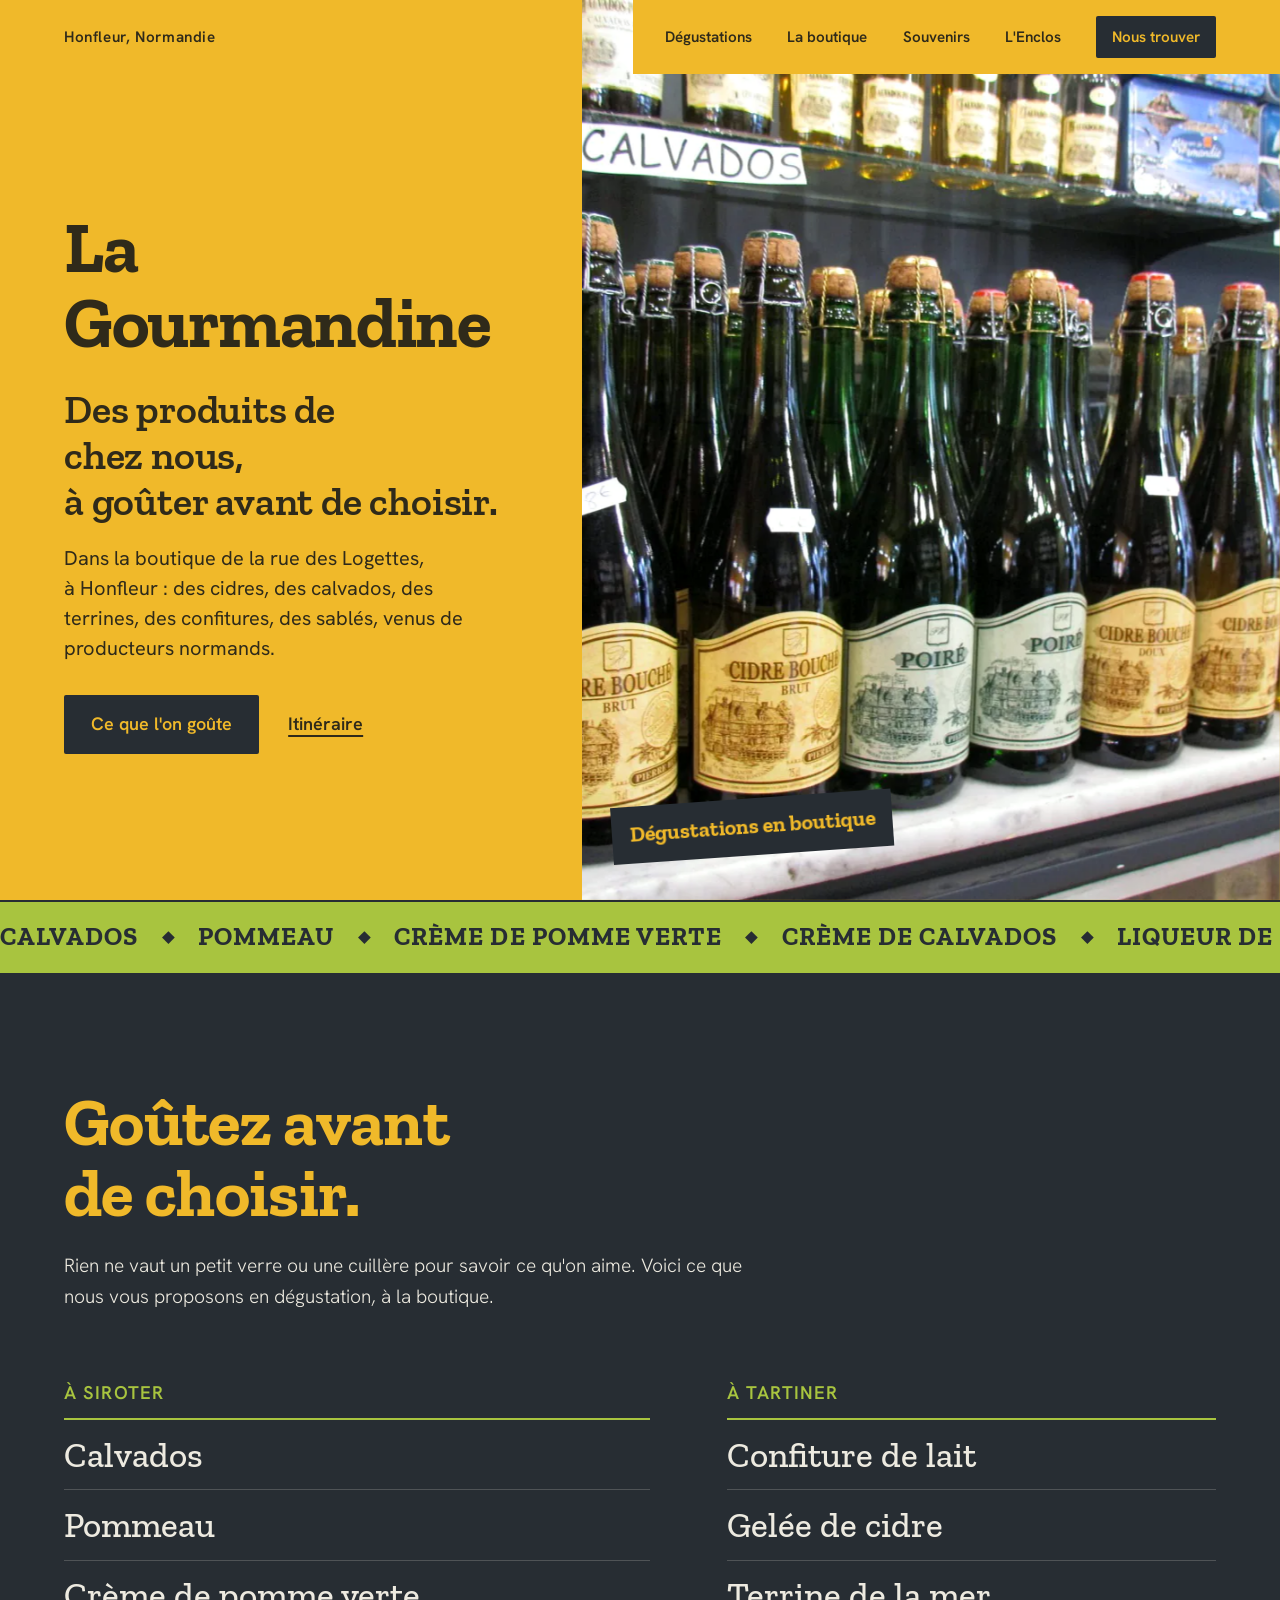
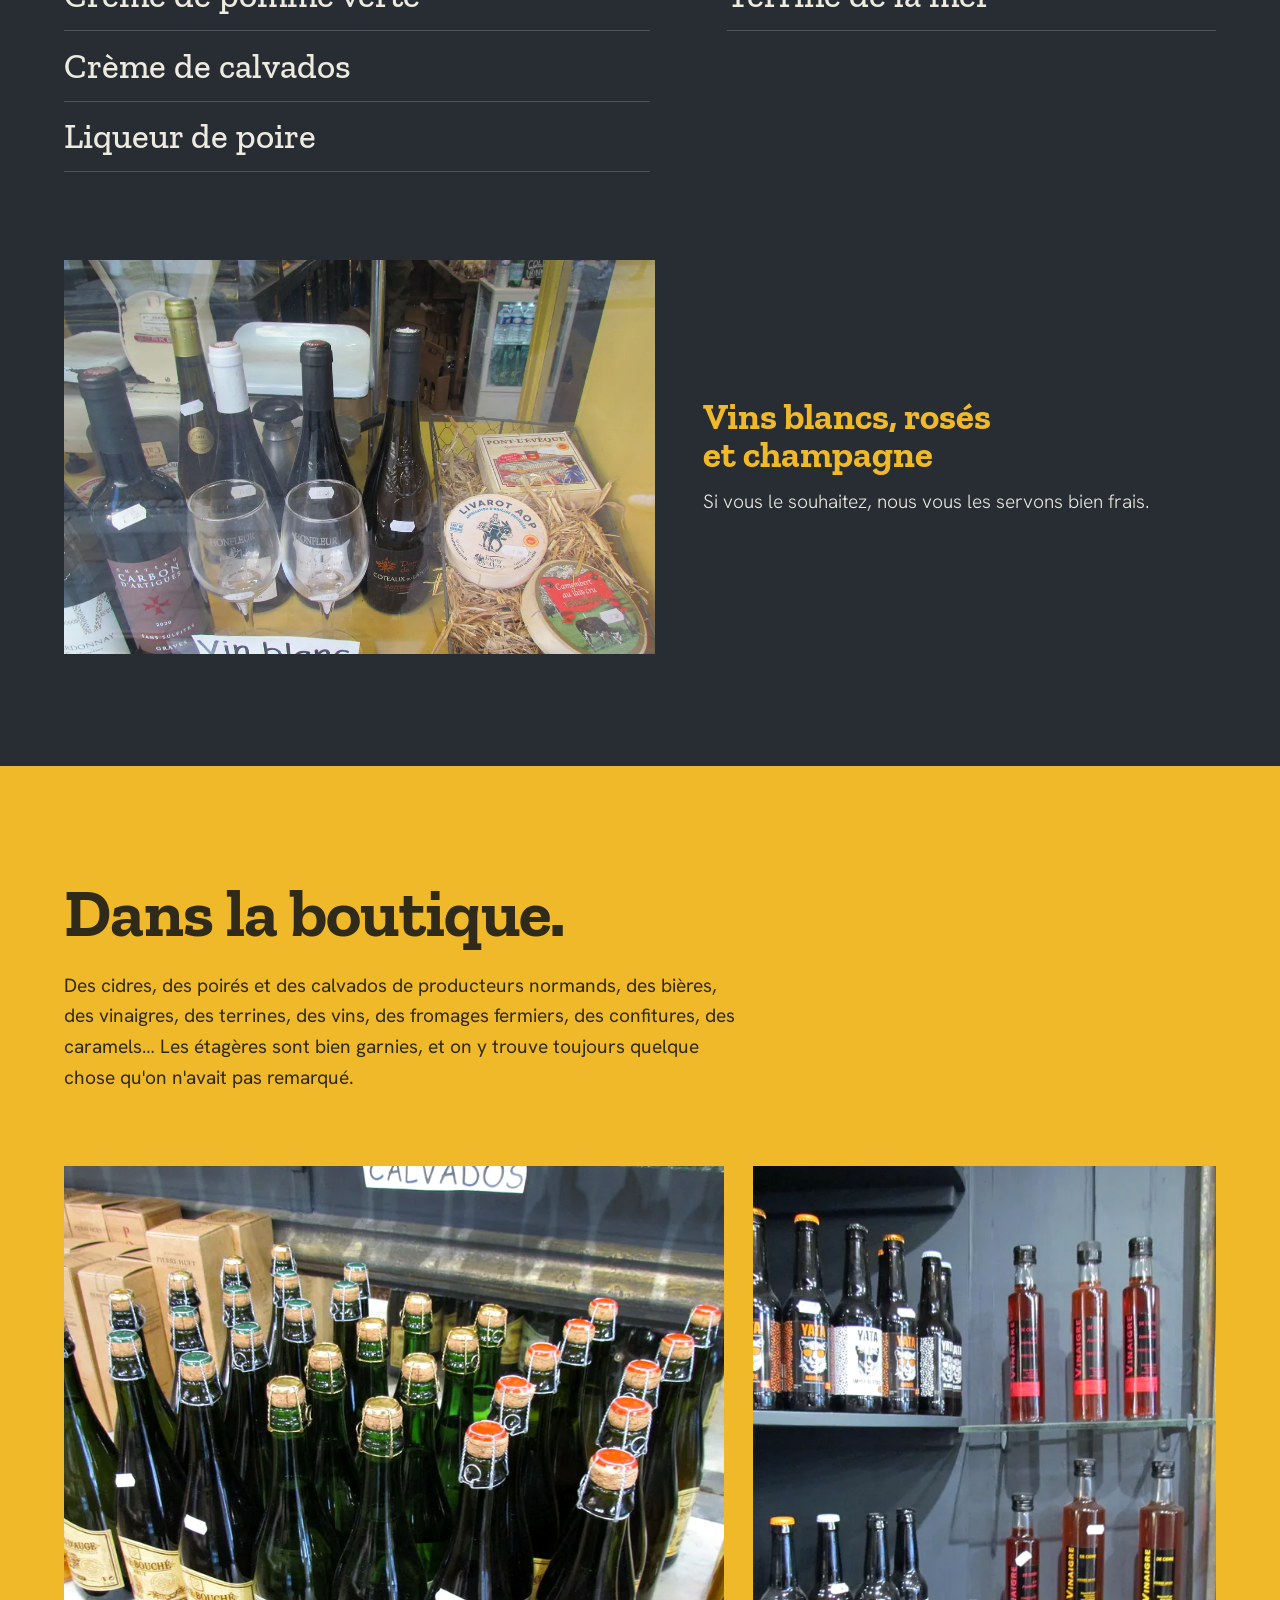
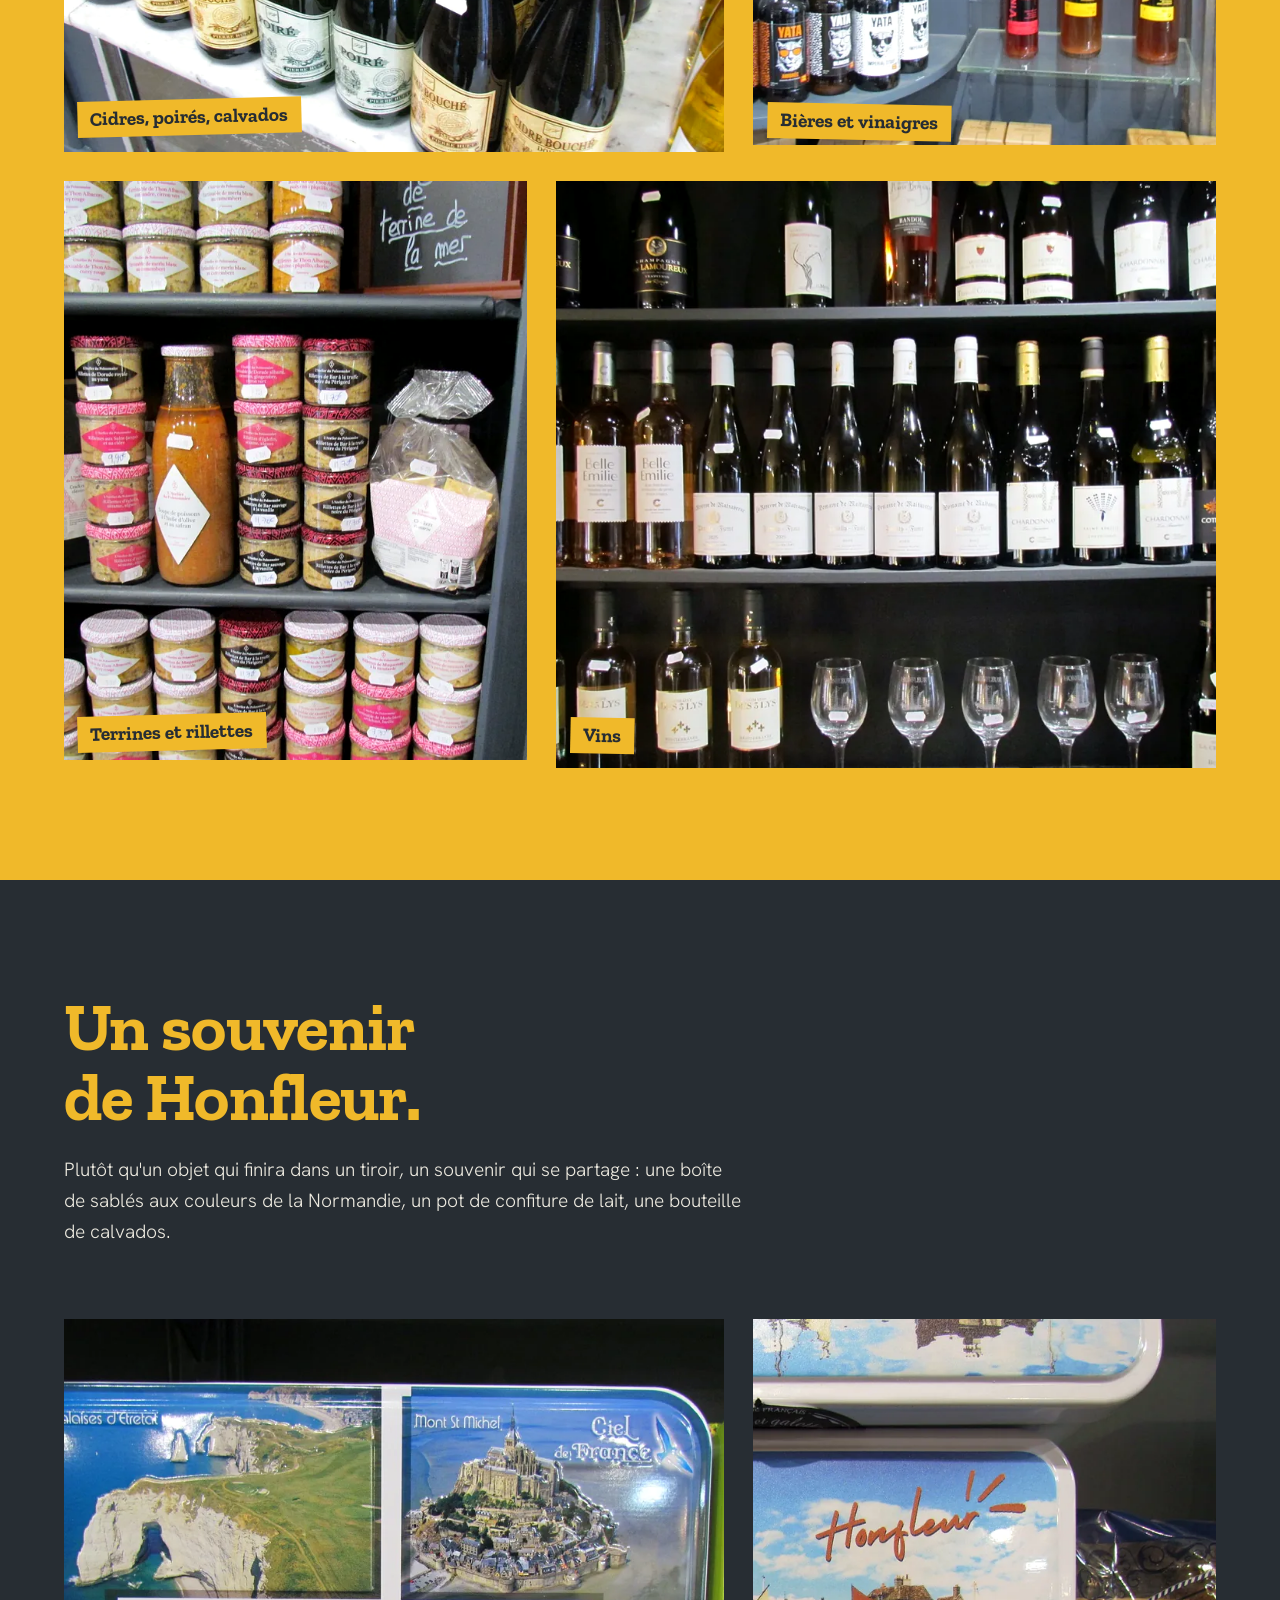
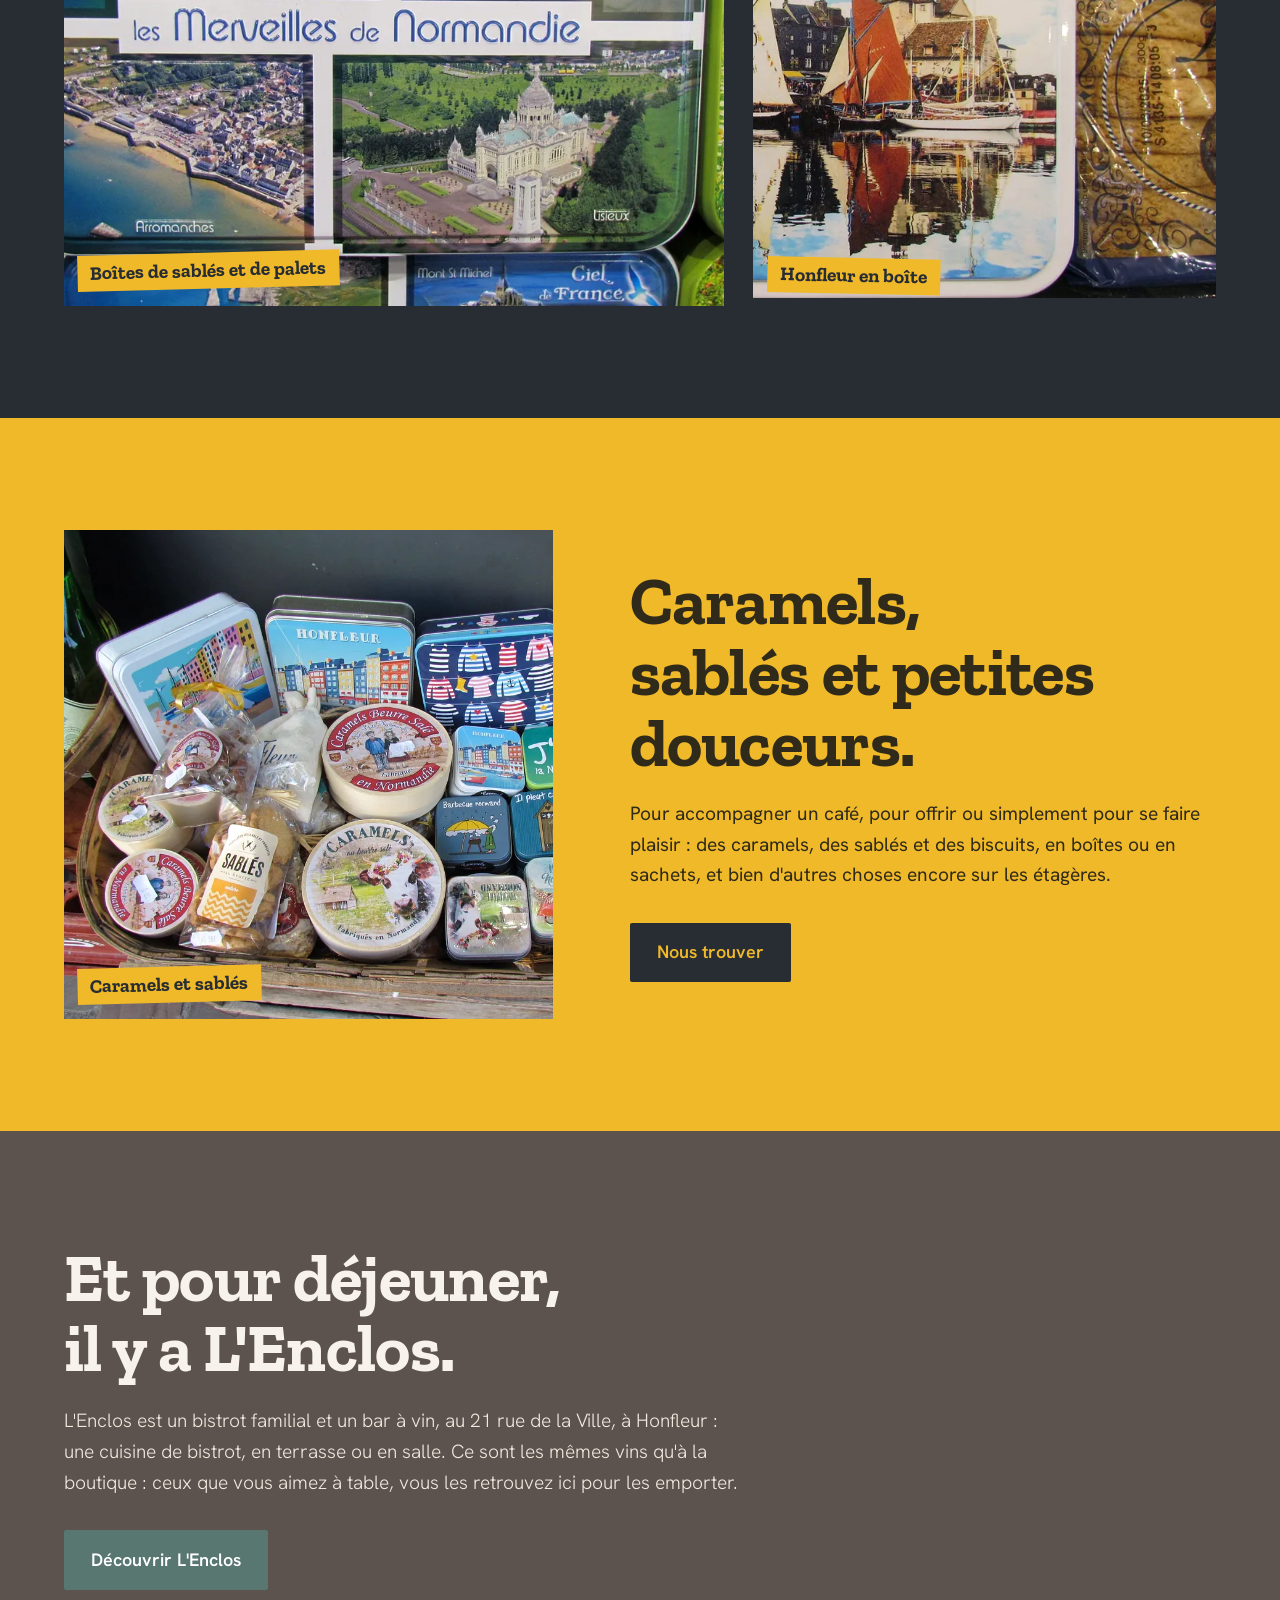
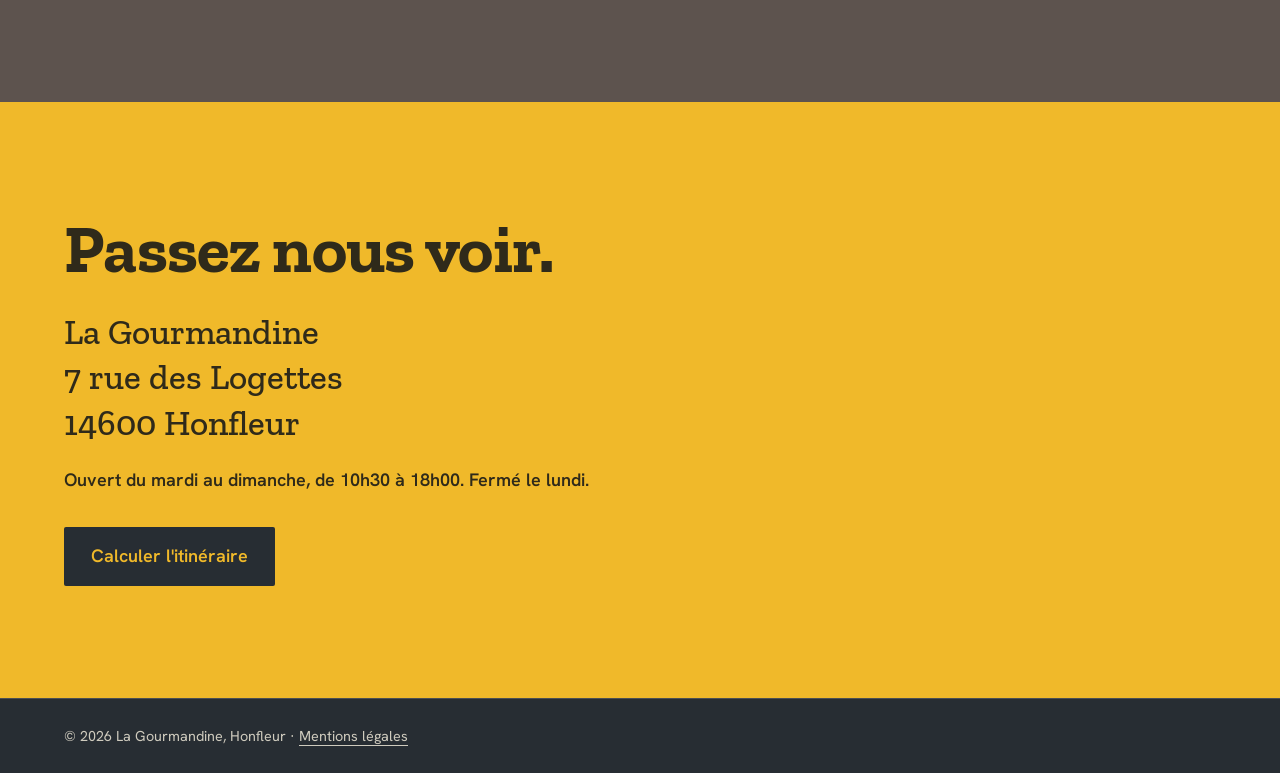
<file: index.html>
<!DOCTYPE html>
<html lang="fr">
<head>
    <meta charset="UTF-8">
    <meta name="viewport" content="width=device-width, initial-scale=1.0">
    <title>La Gourmandine – Produits normands et dégustations à Honfleur</title>
    <meta name="description" content="La Gourmandine, boutique de produits normands à Honfleur : cidres, calvados, pommeau, terrines, confitures, sablés et souvenirs. Dégustations en boutique, rue des Logettes.">
    <meta name="theme-color" content="#F0B92A">
    <link rel="canonical" href="https://lagourmandine-honfleur.fr/">

    <!-- Aperçu lors du partage (WhatsApp, Facebook...) : adresses à jour si le nom de domaine change -->
    <meta property="og:type" content="website">
    <meta property="og:locale" content="fr_FR">
    <meta property="og:site_name" content="La Gourmandine">
    <meta property="og:title" content="La Gourmandine – Produits normands et dégustations à Honfleur">
    <meta property="og:description" content="Cidres, calvados, pommeau, terrines, confitures, sablés et souvenirs. Dégustations en boutique, rue des Logettes à Honfleur.">
    <meta property="og:url" content="https://lagourmandine-honfleur.fr/">
    <meta property="og:image" content="https://lagourmandine-honfleur.fr/apercu-partage.jpg">
    <meta property="og:image:width" content="1200">
    <meta property="og:image:height" content="630">
    <meta property="og:image:alt" content="Étagères de cidres et de calvados de la boutique La Gourmandine à Honfleur">
    <meta name="twitter:card" content="summary_large_image">

    <link rel="icon" href="favicon.ico" sizes="48x48">
    <link rel="icon" type="image/png" sizes="32x32" href="favicon-32.png">
    <link rel="apple-touch-icon" href="apple-touch-icon.png">
    <link rel="manifest" href="site.webmanifest">
    <link rel="preload" href="fonts/zilla-slab-latin-700-normal.woff2" as="font" type="font/woff2" crossorigin>
    <link rel="stylesheet" href="style.css?v=3">
    <script>document.documentElement.className = "js";</script>
    <script type="application/ld+json">
    {
        "@context": "https://schema.org",
        "@type": "Store",
        "name": "La Gourmandine",
        "url": "https://lagourmandine-honfleur.fr/",
        "image": "https://lagourmandine-honfleur.fr/apercu-partage.jpg",
        "description": "Boutique de produits normands à Honfleur : cidres, calvados, pommeau, terrines, confitures, sablés et souvenirs, avec dégustations en boutique.",
        "openingHoursSpecification": [
            {
                "@type": "OpeningHoursSpecification",
                "dayOfWeek": ["Tuesday", "Wednesday", "Thursday", "Friday", "Saturday", "Sunday"],
                "opens": "10:30",
                "closes": "18:00"
            }
        ],
        "address": {
            "@type": "PostalAddress",
            "streetAddress": "7 rue des Logettes",
            "postalCode": "14600",
            "addressLocality": "Honfleur",
            "addressCountry": "FR"
        }
    }
    </script>
</head>
<body>

    <header class="entete">
        <a class="entete-lieu" href="#haut">Honfleur, Normandie</a>
        <nav class="entete-nav" aria-label="Navigation principale">
            <a href="#degustations">Dégustations</a>
            <a href="#boutique">La boutique</a>
            <a href="#souvenirs">Souvenirs</a>
            <a href="#lenclos">L'Enclos</a>
            <a href="#venir" class="entete-venir">Nous trouver</a>
        </nav>
    </header>

    <main id="haut">

        <section class="accueil">
            <div class="accueil-texte">
                <h1>La Gourmandine</h1>
                <p class="accueil-slogan">Des produits de chez nous,<br>à goûter avant de choisir.</p>
                <p class="accueil-accroche">Dans la boutique de la rue des Logettes, à Honfleur : des cidres, des calvados, des terrines, des confitures, des sablés, venus de producteurs normands.</p>
                <div class="accueil-actions">
                    <a class="bouton" href="#degustations">Ce que l'on goûte</a>
                    <a class="lien" href="https://www.google.com/maps/dir/?api=1&amp;destination=7+rue+des+Logettes%2C+14600+Honfleur" target="_blank" rel="noopener">Itinéraire</a>
                </div>
            </div>
            <figure class="accueil-image">
                <img src="images/hero.webp" width="1600" height="1005" alt="Étagères de cidres, de poirés et de calvados de la boutique La Gourmandine">
                <span class="accueil-etiquette">Dégustations en boutique</span>
            </figure>
        </section>

        <div class="defile" aria-hidden="true">
            <div class="defile-piste">
                <ul>
                    <li>Calvados</li><li>Pommeau</li><li>Crème de pomme verte</li><li>Crème de calvados</li><li>Liqueur de poire</li><li>Confiture de lait</li><li>Gelée de cidre</li><li>Terrine de la mer</li>
                </ul>
                <ul>
                    <li>Calvados</li><li>Pommeau</li><li>Crème de pomme verte</li><li>Crème de calvados</li><li>Liqueur de poire</li><li>Confiture de lait</li><li>Gelée de cidre</li><li>Terrine de la mer</li>
                </ul>
            </div>
        </div>

        <section class="degustations" id="degustations">
            <div class="degustations-tete rev">
                <h2>Goûtez avant de choisir.</h2>
                <p>Rien ne vaut un petit verre ou une cuillère pour savoir ce qu'on aime. Voici ce que nous vous proposons en dégustation, à la boutique.</p>
            </div>
            <div class="degustations-listes">
                <div class="liste rev">
                    <h3>À siroter</h3>
                    <ul>
                        <li>Calvados</li>
                        <li>Pommeau</li>
                        <li>Crème de pomme verte</li>
                        <li>Crème de calvados</li>
                        <li>Liqueur de poire</li>
                    </ul>
                </div>
                <div class="liste rev">
                    <h3>À tartiner</h3>
                    <ul>
                        <li>Confiture de lait</li>
                        <li>Gelée de cidre</li>
                        <li>Terrine de la mer</li>
                    </ul>
                </div>
            </div>
            <div class="frais rev">
                <figure>
                    <img src="images/frais.webp" width="1200" height="754" loading="lazy" alt="Vitrine de la boutique avec des vins, des verres et des fromages fermiers sur de la paille">
                </figure>
                <div class="frais-texte">
                    <h3>Vins blancs, rosés et champagne</h3>
                    <p>Si vous le souhaitez, nous vous les servons bien frais.</p>
                </div>
            </div>
        </section>

        <section class="boutique" id="boutique">
            <div class="boutique-tete rev">
                <h2>Dans la boutique.</h2>
                <p>Des cidres, des poirés et des calvados de producteurs normands, des bières, des vinaigres, des terrines, des vins, des fromages fermiers, des confitures, des caramels… Les étagères sont bien garnies, et on y trouve toujours quelque chose qu'on n'avait pas remarqué.</p>
            </div>
            <div class="mosaique">
                <figure class="m-cidres rev"><img src="images/cidres.webp" width="1200" height="754" loading="lazy" alt="Bouteilles de cidre et de poiré alignées sur un comptoir de marbre"><figcaption>Cidres, poirés, calvados</figcaption></figure>
                <figure class="m-bieres rev"><img src="images/bieres.webp" width="1200" height="754" loading="lazy" alt="Étagère d'ardoise avec des bouteilles de bière et de vinaigre"><figcaption>Bières et vinaigres</figcaption></figure>
                <figure class="m-terrines rev"><img src="images/terrines.webp" width="1200" height="754" loading="lazy" alt="Rayon de terrines et de rillettes en pots avec une ardoise « terrine de la mer »"><figcaption>Terrines et rillettes</figcaption></figure>
                <figure class="m-vins rev"><img src="images/vins.webp" width="1200" height="754" loading="lazy" alt="Rayon de vins blancs et rosés avec des verres"><figcaption>Vins</figcaption></figure>
            </div>
        </section>

        <section class="souvenirs" id="souvenirs">
            <div class="souvenirs-tete rev">
                <h2>Un souvenir de Honfleur.</h2>
                <p>Plutôt qu'un objet qui finira dans un tiroir, un souvenir qui se partage&nbsp;: une boîte de sablés aux couleurs de la Normandie, un pot de confiture de lait, une bouteille de calvados.</p>
            </div>
            <div class="souvenirs-photos">
                <figure class="s-boites rev"><img src="images/boites.webp" width="1200" height="754" loading="lazy" alt="Boîtes de biscuits aux couleurs de la Normandie : falaises d'Étretat, Mont-Saint-Michel, vaches normandes"><figcaption>Boîtes de sablés et de palets</figcaption></figure>
                <figure class="s-honfleur rev"><img src="images/honfleur.webp" width="1200" height="754" loading="lazy" alt="Boîte en métal illustrée du port de Honfleur"><figcaption>Honfleur en boîte</figcaption></figure>
            </div>
        </section>

        <section class="douceurs rev">
            <figure class="douceurs-photo">
                <img src="images/panier.webp" width="900" height="794" loading="lazy" alt="Panier de caramels, de sablés et de petites boîtes colorées, avec un fromage">
                <figcaption>Caramels et sablés</figcaption>
            </figure>
            <div class="douceurs-texte">
                <h2>Caramels, sablés et petites douceurs.</h2>
                <p>Pour accompagner un café, pour offrir ou simplement pour se faire plaisir&nbsp;: des caramels, des sablés et des biscuits, en boîtes ou en sachets, et bien d'autres choses encore sur les étagères.</p>
                <a class="bouton" href="#venir">Nous trouver</a>
            </div>
        </section>

        <section class="lenclos" id="lenclos">
            <div class="lenclos-contenu rev">
                <h2>Et pour déjeuner, il y a L'Enclos.</h2>
                <p>L'Enclos est un bistrot familial et un bar à vin, au 21 rue de la Ville, à Honfleur&nbsp;: une cuisine de bistrot, en terrasse ou en salle. Ce sont les mêmes vins qu'à la boutique&nbsp;: ceux que vous aimez à table, vous les retrouvez ici pour les emporter.</p>
                <a class="bouton bouton-clair" href="https://lenclos-honfleur.fr/" rel="noopener">Découvrir L'Enclos</a>
            </div>
        </section>

        <section class="venir" id="venir">
            <div class="venir-contenu rev">
                <h2>Passez nous voir.</h2>
                <address>
                    La Gourmandine<br>
                    7 rue des Logettes<br>
                    14600 Honfleur
                </address>
                <p class="venir-horaires">Ouvert du mardi au dimanche, de 10h30 à 18h00. Fermé le lundi.</p>
                <a class="bouton" href="https://www.google.com/maps/dir/?api=1&amp;destination=7+rue+des+Logettes%2C+14600+Honfleur" target="_blank" rel="noopener">Calculer l'itinéraire</a>
            </div>
        </section>

    </main>

    <footer class="pied">
        <p>&copy; 2026 La Gourmandine, Honfleur &middot; <a href="mentions-legales.html">Mentions légales</a></p>
    </footer>

    <script>
        (function () {
            var cibles = document.querySelectorAll(".rev");
            if (!("IntersectionObserver" in window)) { cibles.forEach(function (c) { c.classList.add("vu"); }); return; }
            var obs = new IntersectionObserver(function (entrees) {
                entrees.forEach(function (e) { if (e.isIntersecting) { e.target.classList.add("vu"); obs.unobserve(e.target); } });
            }, { rootMargin: "0px 0px -8% 0px", threshold: 0.08 });
            cibles.forEach(function (c) { obs.observe(c); });
        })();
    </script>
</body>
</html>
</file>
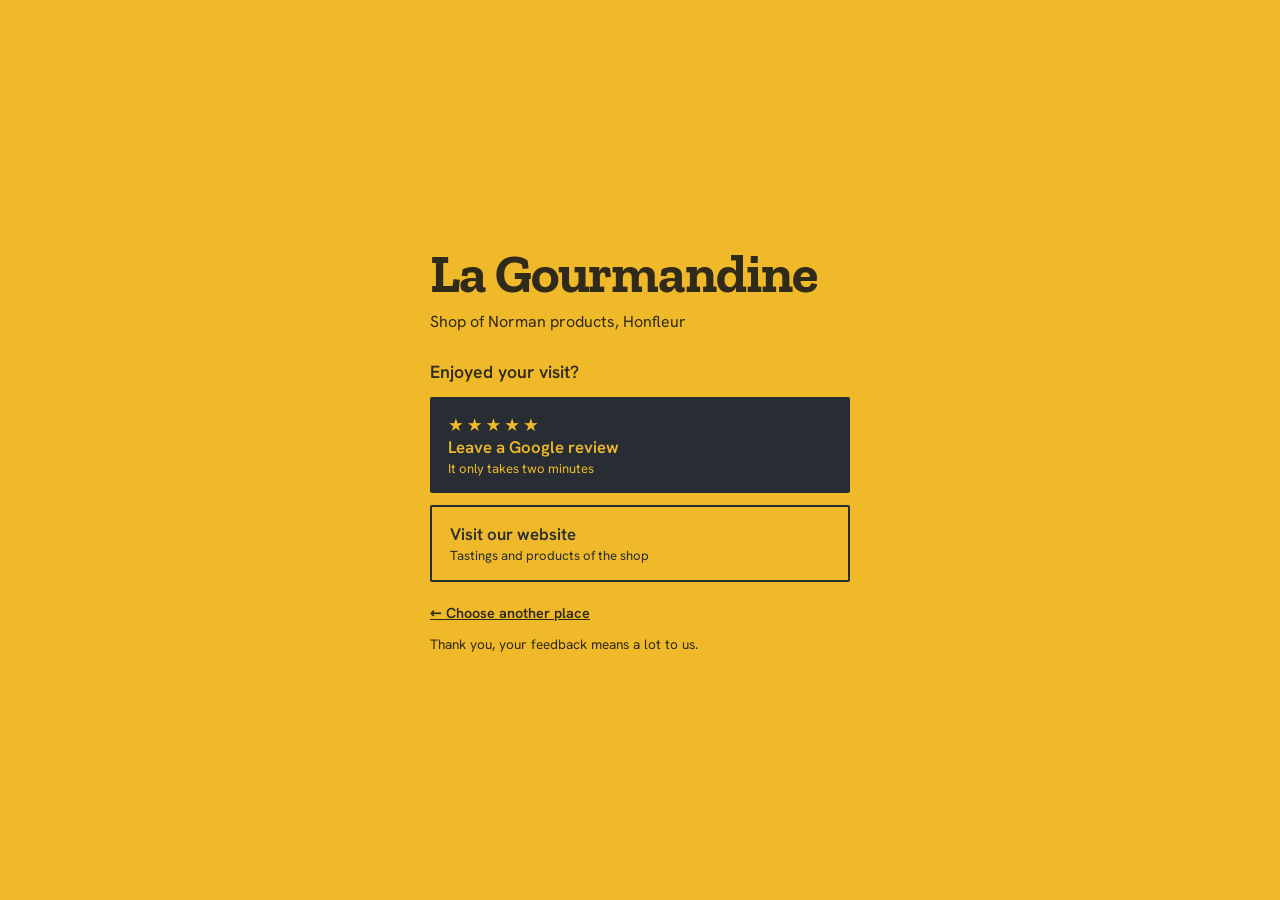
<file: avis/index.html>
<!DOCTYPE html>
<html lang="fr">
<head>
    <meta charset="UTF-8">
    <meta name="viewport" content="width=device-width, initial-scale=1.0">
    <title>Votre avis – La Gourmandine</title>
    <meta name="robots" content="noindex">
    <meta name="theme-color" content="#F0B92A">
    <link rel="icon" href="../favicon.ico" sizes="48x48">
    <link rel="icon" type="image/png" sizes="32x32" href="../favicon-32.png">
    <link rel="apple-touch-icon" href="../apple-touch-icon.png">
    <style>
        @font-face { font-family: 'Zilla Slab'; src: url('../fonts/zilla-slab-latin-700-normal.woff2') format('woff2'); font-weight: 700; font-display: swap; }
        @font-face { font-family: 'Hanken Grotesk'; src: url('../fonts/hanken-grotesk-latin-400-normal.woff2') format('woff2'); font-weight: 400; font-display: swap; }
        @font-face { font-family: 'Hanken Grotesk'; src: url('../fonts/hanken-grotesk-latin-600-normal.woff2') format('woff2'); font-weight: 600; font-display: swap; }
        :root { --jaune: #F0B92A; --ardoise: #272D33; --texte: #2F2A1A; }
        * { margin: 0; padding: 0; box-sizing: border-box; }
        body { font-family: 'Hanken Grotesk', system-ui, sans-serif; color: var(--texte); background: var(--jaune); min-height: 100vh; display: flex; flex-direction: column; align-items: center; justify-content: center; padding: 24px 16px; -webkit-tap-highlight-color: transparent; }
        main { width: 100%; max-width: 420px; }
        h1 { font-family: 'Zilla Slab', Georgia, serif; font-weight: 700; font-size: clamp(2.6rem, 11vw, 3.4rem); line-height: 1; letter-spacing: -0.02em; }
        .sous { margin: 10px 0 28px; font-size: 1rem; }
        .question { font-size: 1.1rem; font-weight: 600; margin-bottom: 14px; }
        .btn { display: block; text-decoration: none; padding: 16px 18px; border-radius: 2px; font-weight: 600; font-size: 1.05rem; margin-top: 12px; }
        .btn small { display: block; font-weight: 400; font-size: 0.82rem; margin-top: 2px; }
        .btn-avis { background: var(--ardoise); color: var(--jaune); }
        .btn-avis .etoiles { display: block; letter-spacing: 3px; font-size: 1.1rem; }
        .btn-site { border: 2px solid var(--ardoise); color: var(--ardoise); }
        .btn:active { transform: scale(0.985); }
        .retour { display: inline-block; margin-top: 22px; font-size: 0.9rem; color: var(--texte); font-weight: 600; }
        .merci { margin-top: 12px; font-size: 0.85rem; }
        :focus-visible { outline: 3px solid var(--ardoise); outline-offset: 3px; }
        ::selection { background: var(--ardoise); color: var(--jaune); }
    </style>
</head>
<body>
    <main>
        <h1>La Gourmandine</h1>
        <p class="sous" id="sous">Boutique de produits normands, Honfleur</p>

        <p class="question" id="question">Un bon moment chez nous&nbsp;?</p>

        <a class="btn btn-avis" href="https://search.google.com/local/writereview?placeid=ChIJFf20YLkz4EcR2WouvIdXE_g" rel="noopener">
            <span class="etoiles" aria-hidden="true">&#9733;&#9733;&#9733;&#9733;&#9733;</span>
            <span id="t-avis">Laisser un avis Google</span>
            <small id="s-avis">Cela ne prend que deux minutes</small>
        </a>

        <a class="btn btn-site" href="../">
            <span id="t-site">Voir le site</span>
            <small id="s-site">Dégustations et produits de la boutique</small>
        </a>

        <a class="retour" href="https://lenclos-honfleur.fr/avis/" id="retour">&larr; Changer d'adresse</a>
        <p class="merci" id="merci">Merci, votre avis compte beaucoup pour nous.</p>
    </main>

    <script>
        var T = {
            fr: { sous: "Boutique de produits normands, Honfleur", question: "Un bon moment chez nous ?", avis: "Laisser un avis Google", savis: "Cela ne prend que deux minutes", site: "Voir le site", ssite: "Dégustations et produits de la boutique", retour: "← Changer d'adresse", merci: "Merci, votre avis compte beaucoup pour nous." },
            en: { sous: "Shop of Norman products, Honfleur", question: "Enjoyed your visit?", avis: "Leave a Google review", savis: "It only takes two minutes", site: "Visit our website", ssite: "Tastings and products of the shop", retour: "← Choose another place", merci: "Thank you, your feedback means a lot to us." },
            nl: { sous: "Winkel met Normandische producten, Honfleur", question: "Een fijne tijd gehad?", avis: "Laat een Google-review achter", savis: "Het duurt maar twee minuten", site: "Naar de website", ssite: "Proeverijen en producten van de winkel", retour: "← Ander adres kiezen", merci: "Dank u, uw mening is erg belangrijk voor ons." }
        };
        var lang = (navigator.language || "fr").slice(0, 2);
        var t = T[lang] || T.fr;
        document.documentElement.lang = T[lang] ? lang : "fr";
        ["sous", "question", "t-avis", "s-avis", "t-site", "s-site", "retour", "merci"].forEach(function (id) {
            var k = { "t-avis": "avis", "s-avis": "savis", "t-site": "site", "s-site": "ssite" }[id] || id;
            document.getElementById(id).textContent = t[k];
        });
    </script>
</body>
</html>
</file>
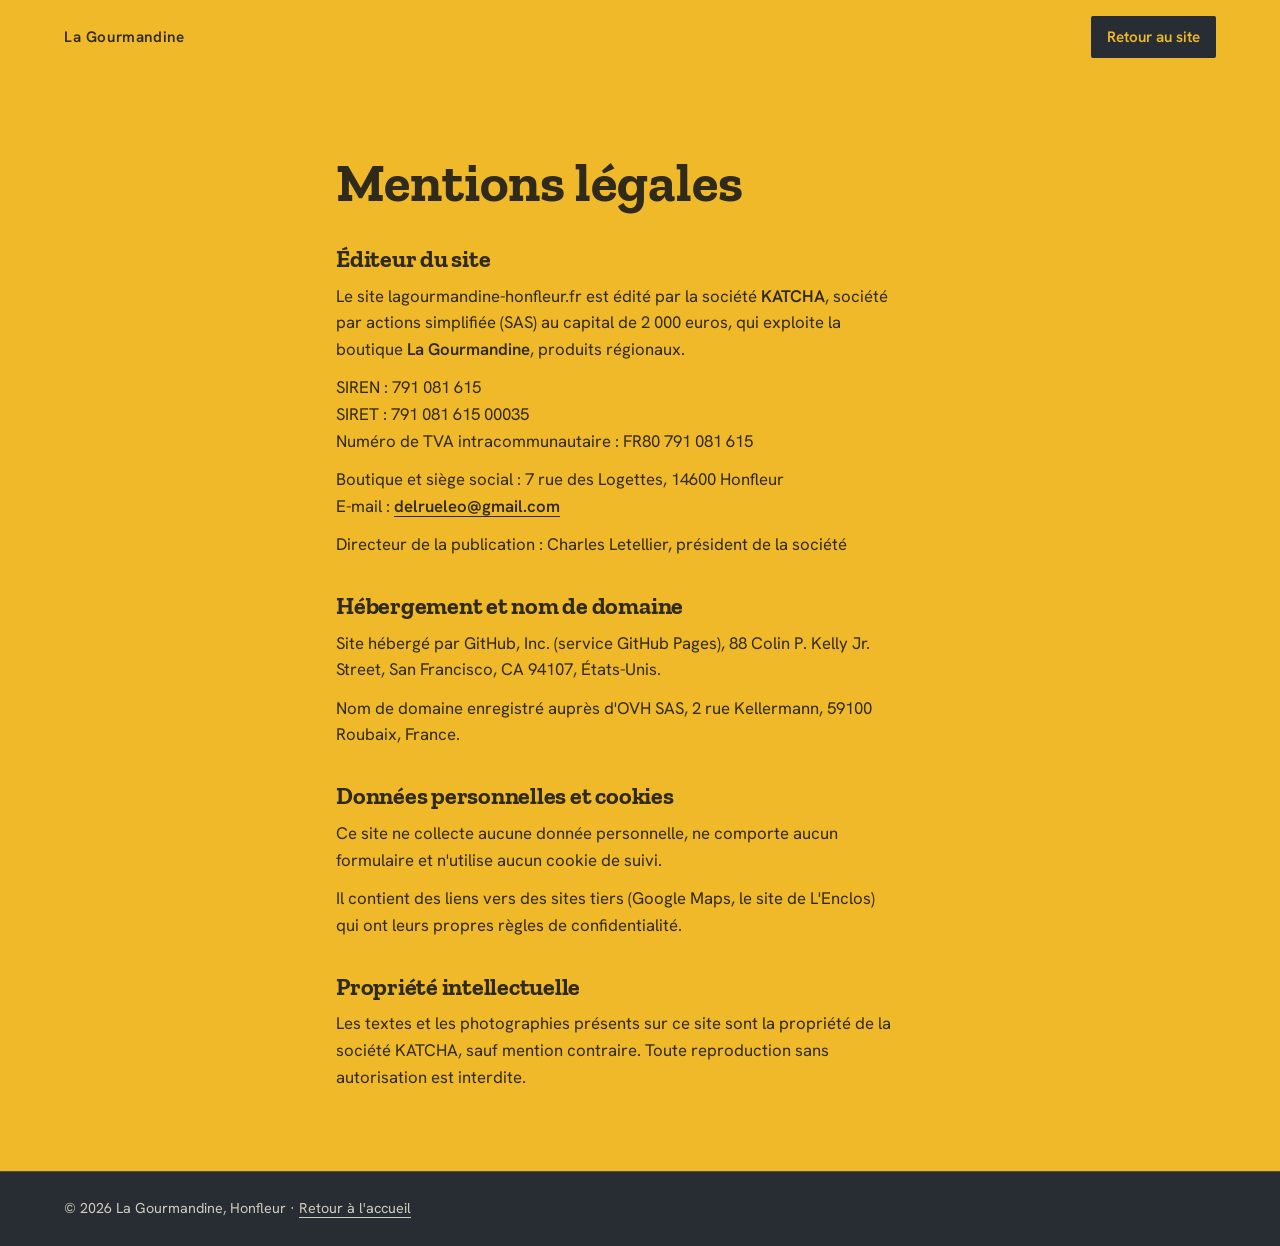
<file: mentions-legales.html>
<!DOCTYPE html>
<html lang="fr">
<head>
    <meta charset="UTF-8">
    <meta name="viewport" content="width=device-width, initial-scale=1.0">
    <title>Mentions légales – La Gourmandine</title>
    <meta name="robots" content="noindex">
    <meta name="theme-color" content="#F0B92A">
    <link rel="icon" href="favicon.ico" sizes="48x48">
    <link rel="icon" type="image/png" sizes="32x32" href="favicon-32.png">
    <link rel="stylesheet" href="style.css?v=2">
</head>
<body class="page-simple">

    <header class="entete entete-simple">
        <a class="entete-lieu" href="index.html">La Gourmandine</a>
        <nav class="entete-nav" aria-label="Navigation principale">
            <a href="index.html" class="entete-venir">Retour au site</a>
        </nav>
    </header>

    <main class="legal">
        <h1>Mentions légales</h1>

        <section>
            <h2>Éditeur du site</h2>
            <p>Le site lagourmandine-honfleur.fr est édité par la société <strong>KATCHA</strong>, société par actions simplifiée (SAS) au capital de 2&nbsp;000 euros, qui exploite la boutique <strong>La Gourmandine</strong>, produits régionaux.</p>
            <p>SIREN : 791 081 615<br>
               SIRET : 791 081 615 00035<br>
               Numéro de TVA intracommunautaire : FR80 791 081 615</p>
            <p>Boutique et siège social : 7 rue des Logettes, 14600 Honfleur<br>
               E-mail : <a href="mailto:delrueleo@gmail.com">delrueleo@gmail.com</a></p>
            <p>Directeur de la publication : Charles Letellier, président de la société</p>
        </section>

        <section>
            <h2>Hébergement et nom de domaine</h2>
            <p>Site hébergé par GitHub, Inc. (service GitHub Pages), 88 Colin P. Kelly Jr. Street, San Francisco, CA 94107, États-Unis.</p>
            <p>Nom de domaine enregistré auprès d'OVH SAS, 2 rue Kellermann, 59100 Roubaix, France.</p>
        </section>

        <section>
            <h2>Données personnelles et cookies</h2>
            <p>Ce site ne collecte aucune donnée personnelle, ne comporte aucun formulaire et n'utilise aucun cookie de suivi.</p>
            <p>Il contient des liens vers des sites tiers (Google Maps, le site de L'Enclos) qui ont leurs propres règles de confidentialité.</p>
        </section>

        <section>
            <h2>Propriété intellectuelle</h2>
            <p>Les textes et les photographies présents sur ce site sont la propriété de la société KATCHA, sauf mention contraire. Toute reproduction sans autorisation est interdite.</p>
        </section>
    </main>

    <footer class="pied">
        <p>&copy; 2026 La Gourmandine, Honfleur &middot; <a href="index.html">Retour à l'accueil</a></p>
    </footer>

</body>
</html>
</file>
<file: style.css>
/* La Gourmandine : jaune des vitrines, ardoise des étagères, vert de la crème de pomme */

@font-face { font-family: 'Zilla Slab'; src: url('fonts/zilla-slab-latin-500-normal.woff2') format('woff2'); font-weight: 500; font-display: swap; }
@font-face { font-family: 'Zilla Slab'; src: url('fonts/zilla-slab-latin-600-normal.woff2') format('woff2'); font-weight: 600; font-display: swap; }
@font-face { font-family: 'Zilla Slab'; src: url('fonts/zilla-slab-latin-700-normal.woff2') format('woff2'); font-weight: 700; font-display: swap; }
@font-face { font-family: 'Hanken Grotesk'; src: url('fonts/hanken-grotesk-latin-300-normal.woff2') format('woff2'); font-weight: 300; font-display: swap; }
@font-face { font-family: 'Hanken Grotesk'; src: url('fonts/hanken-grotesk-latin-400-normal.woff2') format('woff2'); font-weight: 400; font-display: swap; }
@font-face { font-family: 'Hanken Grotesk'; src: url('fonts/hanken-grotesk-latin-600-normal.woff2') format('woff2'); font-weight: 600; font-display: swap; }

:root {
    --jaune: #F0B92A;
    --jaune-fonce: #D9A21A;
    --ardoise: #272D33;
    --ardoise-claire: #3A424A;
    --pomme: #A8C43F;
    --texte-sur-jaune: #2F2A1A;
    --espace: clamp(3.5rem, 9vw, 7rem);
    --marge: clamp(1.25rem, 5vw, 4rem);
    --sortie: cubic-bezier(0.16, 1, 0.3, 1);
}

* { margin: 0; padding: 0; box-sizing: border-box; }
html { scroll-behavior: smooth; scrollbar-color: var(--ardoise) var(--jaune); }
body { font-family: 'Hanken Grotesk', system-ui, sans-serif; font-weight: 400; font-size: 1.125rem; line-height: 1.6; color: var(--texte-sur-jaune); background: var(--jaune); }
img { display: block; max-width: 100%; height: auto; }
a { color: inherit; text-underline-offset: 0.25em; }
::selection { background: var(--ardoise); color: var(--jaune); }
:focus-visible { outline: 3px solid var(--ardoise); outline-offset: 3px; border-radius: 2px; }
.degustations :focus-visible, .lenclos :focus-visible, .pied :focus-visible { outline-color: var(--jaune); }

h1, h2, h3 { font-family: 'Zilla Slab', Georgia, serif; line-height: 1.05; text-wrap: balance; }
h2 { font-weight: 700; font-size: clamp(2.2rem, 5.6vw, 4.2rem); letter-spacing: -0.01em; }
p { max-width: 62ch; text-wrap: pretty; }

/* En-tête */
.entete { position: absolute; top: 0; left: 0; right: 0; z-index: 5; display: flex; justify-content: space-between; align-items: center; gap: 1rem; padding: 1.1rem var(--marge); font-weight: 600; font-size: 0.95rem; }
.entete a { text-decoration: none; }
.entete-lieu { letter-spacing: 0.04em; }
.entete-nav { display: flex; align-items: center; gap: clamp(1rem, 3vw, 2.2rem); }
.entete-nav a:not(.entete-venir):hover { text-decoration: underline; }
.entete-venir { background: var(--ardoise); color: var(--jaune); padding: 0.55rem 1rem; border-radius: 2px; }
.entete-venir:hover { background: var(--ardoise-claire); }
@media (max-width: 1100px) {
    .entete-nav a:nth-child(3), .entete-nav a:nth-child(4) { display: none; }
}
@media (max-width: 720px) {
    .entete-nav a:not(.entete-venir) { display: none; }
}
@media (min-width: 900px) {
    /* le menu pose sa propre tablette jaune pour rester lisible sur la photo */
    .entete { padding: 0 0 0 var(--marge); align-items: stretch; }
    .entete-lieu { align-self: center; }
    .entete-nav { background: var(--jaune); padding: 1rem var(--marge) 1rem 2rem; }
}

/* Accueil */
.accueil { min-height: 100svh; display: grid; grid-template-columns: minmax(0, 1fr); align-items: end; }
.accueil-texte { padding: 7rem var(--marge) 2.5rem; align-self: center; }
.accueil h1 { font-weight: 700; font-size: clamp(3rem, 10vw, 6rem); letter-spacing: -0.02em; max-width: 9ch; }
.accueil-slogan { margin-top: 1.6rem; font-family: 'Zilla Slab', Georgia, serif; font-weight: 600; font-size: clamp(1.5rem, 3.6vw, 2.5rem); line-height: 1.15; letter-spacing: -0.005em; }
.accueil-accroche { margin-top: 1.2rem; font-size: clamp(1.05rem, 2vw, 1.25rem); font-weight: 400; line-height: 1.5; max-width: 40ch; }
.accueil-etiquette { position: absolute; z-index: 2; left: clamp(1rem, 3vw, 2rem); bottom: clamp(1.2rem, 3vw, 2.2rem); background: var(--ardoise); color: var(--jaune); font-family: 'Zilla Slab', Georgia, serif; font-weight: 700; font-size: clamp(1rem, 1.8vw, 1.35rem); padding: 0.7rem 1.1rem; transform: rotate(-4deg); transform-origin: left bottom; }
.accueil-actions { margin-top: 2rem; display: flex; align-items: center; gap: 1.8rem; flex-wrap: wrap; }
.accueil-image { position: relative; margin: 0; min-height: 46svh; overflow: hidden; background: var(--jaune-fonce); }
.accueil-image img { width: 100%; height: 100%; object-fit: cover; object-position: 50% 45%; position: absolute; inset: 0; }
@media (min-width: 900px) {
    .accueil { grid-template-columns: minmax(0, 5fr) minmax(0, 6fr); align-items: stretch; }
    .accueil-texte { padding: 8rem var(--marge) 4rem; }
    .accueil h1 { font-size: clamp(2.6rem, 5.6vw, 5rem); max-width: none; }
    .accueil-image { min-height: 100svh; }
}

.bouton { display: inline-block; background: var(--ardoise); color: var(--jaune); font-weight: 600; text-decoration: none; padding: 0.95rem 1.7rem; border-radius: 2px; transition: background 0.25s var(--sortie), transform 0.25s var(--sortie); }
.bouton:hover { background: var(--ardoise-claire); transform: translateY(-2px); }
.bouton-clair { background: var(--jaune); color: var(--ardoise); }
.bouton-clair:hover { background: #F6CB57; }
.lien { font-weight: 600; text-decoration: underline; text-decoration-thickness: 2px; }
.lien:hover { text-decoration-color: var(--ardoise); }

/* Bandeau défilant */
.defile { background: var(--pomme); color: var(--ardoise); overflow: hidden; padding: 0.95rem 0; border-block: 2px solid var(--ardoise); }
.defile-piste { display: flex; width: max-content; }
.defile ul { display: flex; flex: none; list-style: none; }
.defile li { font-family: 'Zilla Slab', Georgia, serif; font-weight: 700; font-size: clamp(1.1rem, 2.4vw, 1.6rem); text-transform: uppercase; letter-spacing: 0.04em; white-space: nowrap; display: flex; align-items: center; }
.defile li::after { content: ""; width: 0.55rem; height: 0.55rem; background: var(--ardoise); margin: 0 1.6rem; transform: rotate(45deg); }

/* Dégustations */
.degustations { background: var(--ardoise); color: #EDEAE0; padding: var(--espace) var(--marge); }
.degustations h2 { color: var(--jaune); max-width: 17ch; }
.degustations-tete p { margin-top: 1.4rem; font-weight: 300; font-size: 1.2rem; }
.degustations-listes { margin-top: clamp(2.5rem, 6vw, 4.5rem); display: grid; gap: 2.5rem clamp(2rem, 6vw, 6rem); }
@media (min-width: 800px) { .degustations-listes { grid-template-columns: 1.2fr 1fr; } }
.liste h3 { color: var(--pomme); font-weight: 600; font-size: 1.15rem; letter-spacing: 0.06em; text-transform: uppercase; font-family: 'Hanken Grotesk', system-ui, sans-serif; padding-bottom: 0.9rem; border-bottom: 2px solid var(--pomme); }
.liste ul { list-style: none; }
.liste li { font-family: 'Zilla Slab', Georgia, serif; font-weight: 500; font-size: clamp(1.5rem, 3.4vw, 2.2rem); line-height: 1.2; padding: 0.85rem 0; border-bottom: 1px solid rgba(237, 234, 224, 0.2); transition: padding-left 0.35s var(--sortie), color 0.35s var(--sortie); }
.liste li:hover { padding-left: 1rem; color: var(--jaune); }

.frais { margin-top: clamp(3rem, 7vw, 5.5rem); display: grid; gap: 1.8rem 3rem; align-items: center; }
@media (min-width: 800px) { .frais { grid-template-columns: 1.15fr 1fr; } }
.frais figure { margin: 0; }
.frais img { width: 100%; aspect-ratio: 3 / 2; object-fit: cover; }
.frais h3 { color: var(--jaune); font-weight: 700; font-size: clamp(1.6rem, 3.2vw, 2.3rem); }
.frais-texte p { margin-top: 0.8rem; font-weight: 300; font-size: 1.2rem; }

/* La boutique */
.boutique { padding: var(--espace) var(--marge); }
.boutique h2 { max-width: 14ch; }
.boutique-tete p { margin-top: 1.4rem; font-size: 1.2rem; }
.mosaique { margin-top: clamp(2.5rem, 6vw, 4.5rem); display: grid; grid-template-columns: repeat(12, minmax(0, 1fr)); gap: clamp(1rem, 2.4vw, 1.8rem); }
.mosaique figure, .souvenirs-photos figure { position: relative; margin: 0; overflow: hidden; }
.mosaique img, .souvenirs-photos img { width: 100%; object-fit: cover; transition: transform 0.9s var(--sortie); }
.mosaique figure:hover img, .souvenirs-photos figure:hover img { transform: scale(1.04); }
.mosaique figcaption, .souvenirs-photos figcaption { position: absolute; left: 0.9rem; bottom: 0.9rem; background: var(--jaune); color: var(--ardoise); font-family: 'Zilla Slab', Georgia, serif; font-weight: 700; font-size: clamp(1rem, 1.6vw, 1.2rem); line-height: 1.2; padding: 0.4rem 0.8rem; transform: rotate(-1.5deg); transform-origin: left bottom; }
.mosaique figure:nth-child(even) figcaption, .souvenirs-photos figure:nth-child(even) figcaption { transform: rotate(1.2deg); }
.m-cidres, .m-bieres, .m-terrines, .m-vins { grid-column: span 12; }
.mosaique img { aspect-ratio: 3 / 2; }
.m-bieres img, .m-terrines img { aspect-ratio: 4 / 5; }
@media (min-width: 800px) {
    .m-cidres { grid-column: span 7; } .m-bieres { grid-column: span 5; }
    .m-terrines { grid-column: span 5; } .m-vins { grid-column: span 7; }
    .m-cidres img, .m-vins img { aspect-ratio: 9 / 8; }
}

/* Souvenirs */
.souvenirs { background: var(--ardoise); color: #EDEAE0; padding: var(--espace) var(--marge); }
.souvenirs h2 { color: var(--jaune); max-width: 12ch; }
.souvenirs-tete p { margin-top: 1.4rem; font-weight: 300; font-size: 1.2rem; }
.souvenirs-photos { margin-top: clamp(2.5rem, 6vw, 4.5rem); display: grid; grid-template-columns: repeat(12, minmax(0, 1fr)); gap: clamp(1rem, 2.4vw, 1.8rem); }
.s-boites, .s-honfleur { grid-column: span 12; }
.s-boites img { aspect-ratio: 3 / 2; }
.s-honfleur img { aspect-ratio: 4 / 5; object-position: 100% 50%; }
@media (min-width: 800px) {
    .s-boites { grid-column: span 7; } .s-honfleur { grid-column: span 5; }
    .s-boites img { aspect-ratio: 9 / 8; }
}

/* Caramels et sablés */
.douceurs { padding: var(--espace) var(--marge); display: grid; gap: 2.5rem clamp(2rem, 6vw, 5rem); align-items: center; }
@media (min-width: 800px) { .douceurs { grid-template-columns: 5fr 6fr; } }
.douceurs-photo { position: relative; margin: 0; overflow: hidden; }
.douceurs-photo img { width: 100%; aspect-ratio: 1 / 1; object-fit: cover; transition: transform 0.9s var(--sortie); }
.douceurs-photo:hover img { transform: scale(1.04); }
.douceurs-photo figcaption { position: absolute; left: 0.9rem; bottom: 0.9rem; background: var(--jaune); color: var(--ardoise); font-family: 'Zilla Slab', Georgia, serif; font-weight: 700; font-size: clamp(1rem, 1.6vw, 1.2rem); line-height: 1.2; padding: 0.4rem 0.8rem; transform: rotate(-1.5deg); transform-origin: left bottom; }
.douceurs h2 { max-width: 14ch; }
.douceurs-texte p { margin-top: 1.3rem; font-size: 1.2rem; }
.douceurs-texte .bouton { margin-top: 2rem; }

/* L'Enclos */
/* Le bistrot garde ses couleurs : taupe et vert sauge, comme sur son propre site */
.lenclos { background: #5D534E; color: #EFE9DE; padding: var(--espace) var(--marge); }
.lenclos-contenu { max-width: 46rem; }
.lenclos h2 { color: #F7F3EC; }
.lenclos p { margin: 1.4rem 0 2rem; font-weight: 300; font-size: 1.2rem; }
.lenclos .bouton-clair { background: #587770; color: #fff; }
.lenclos .bouton-clair:hover { background: #4a6760; }
.lenclos :focus-visible { outline-color: #F7F3EC; }

/* Nous trouver */
.venir { padding: var(--espace) var(--marge); }
.venir address { margin: 1.6rem 0 2rem; font-style: normal; font-family: 'Zilla Slab', Georgia, serif; font-weight: 500; font-size: clamp(1.5rem, 3.4vw, 2.2rem); line-height: 1.3; }

.venir-horaires { margin: -0.8rem 0 2rem; font-weight: 600; }

/* Pages simples : mentions légales, page introuvable */
.page-simple { min-height: 100vh; display: flex; flex-direction: column; }
.entete-simple { position: static; }
.legal { flex: 1; width: 100%; max-width: 46rem; margin: 0 auto; padding: clamp(2.5rem, 7vw, 5rem) var(--marge); }
.legal h1 { font-family: 'Zilla Slab', Georgia, serif; font-weight: 700; font-size: clamp(2.2rem, 6vw, 3.4rem); line-height: 1.05; margin-bottom: 2rem; }
.legal section { margin-top: 2.2rem; }
.legal h2 { font-size: 1.5rem; margin-bottom: 0.7rem; }
.legal p { margin-top: 0.7rem; font-size: 1.05rem; }
.legal a { font-weight: 600; }
.erreur { text-align: left; }
.erreur .bouton { margin-top: 1.8rem; }
.pied a { color: inherit; }

.pied { background: var(--ardoise); color: #CFCBBE; padding: 1.6rem var(--marge); font-size: 0.9rem; border-top: 1px solid rgba(237, 234, 224, 0.18); }

/* Mouvement : une entrée à l'ouverture, une apparition douce au défilement */
@media (prefers-reduced-motion: no-preference) {
    .accueil-image img { animation: ouverture 1.4s var(--sortie) both; }
    .accueil-texte > * { animation: monter 0.9s var(--sortie) both; }
    .accueil-texte > *:nth-child(2) { animation-delay: 0.12s; }
    .accueil-texte > *:nth-child(3) { animation-delay: 0.24s; }
    .accueil-texte > *:nth-child(4) { animation-delay: 0.36s; }
    .accueil-etiquette { animation: tampon 0.7s var(--sortie) 1.1s both; }
    .defile-piste { animation: defile 42s linear infinite; }
    .defile:hover .defile-piste { animation-play-state: paused; }
    .js .rev { opacity: 0; transform: translateY(1.4rem); transition: opacity 0.8s var(--sortie), transform 0.8s var(--sortie); }
    .js .rev.vu { opacity: 1; transform: none; }
}
@keyframes ouverture { from { clip-path: inset(0 0 0 100%); transform: scale(1.06); } to { clip-path: inset(0); transform: none; } }
@keyframes monter { from { opacity: 0; transform: translateY(1.2rem); } to { opacity: 1; transform: none; } }
@keyframes tampon { from { opacity: 0; transform: rotate(-12deg) scale(1.6); } to { opacity: 1; transform: rotate(-4deg) scale(1); } }
@keyframes defile { from { transform: translateX(0); } to { transform: translateX(-50%); } }
@media (prefers-reduced-motion: reduce) {
    .defile-piste { width: auto; flex-wrap: wrap; }
    .defile ul + ul { display: none; }
    .defile ul { flex-wrap: wrap; padding: 0 var(--marge); }
}
</file>
